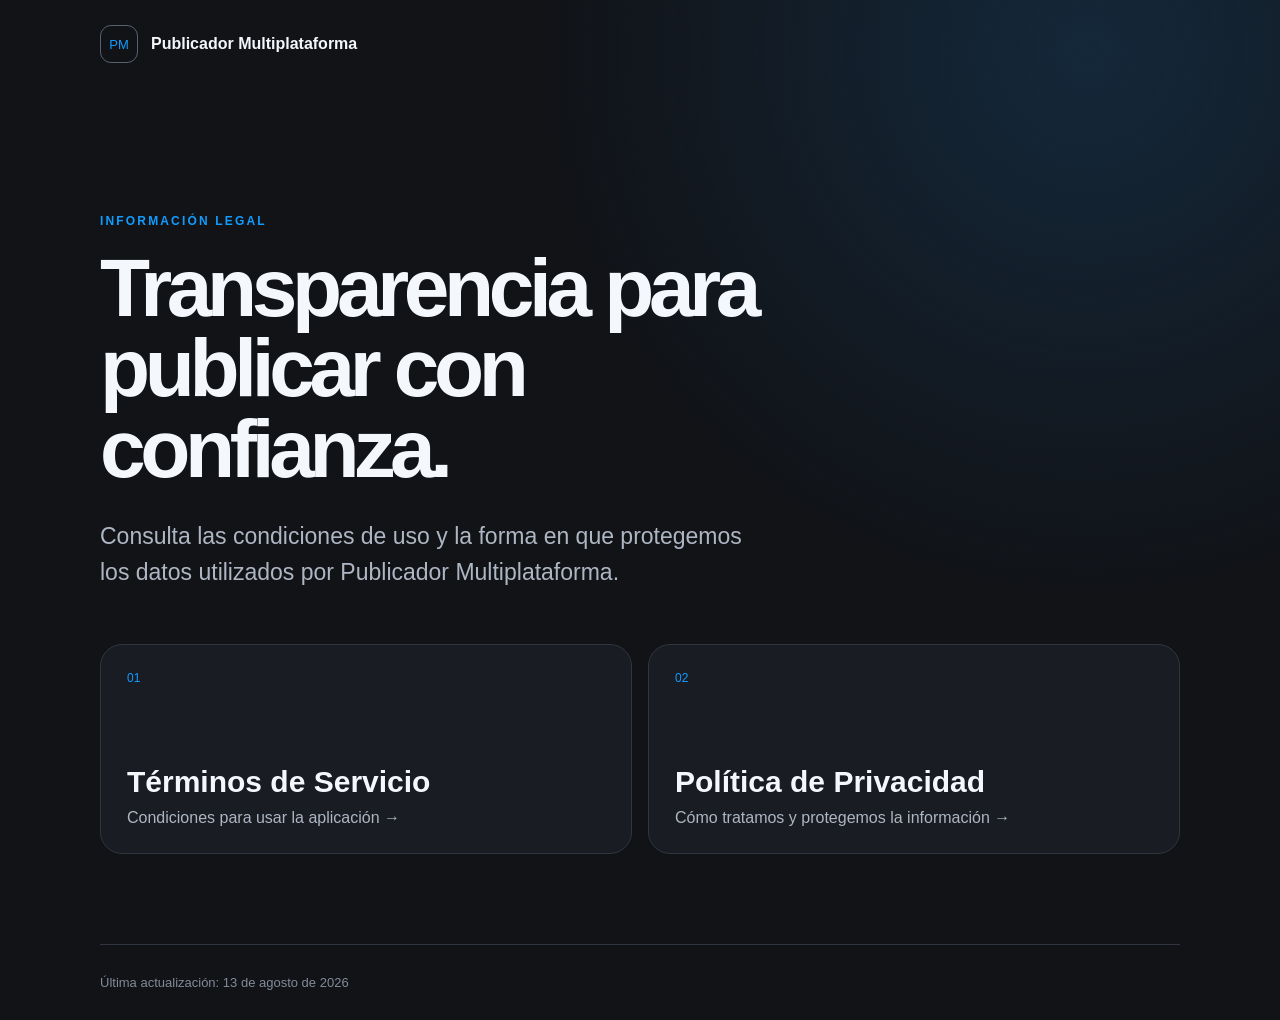
<file: index.html>
<!doctype html><html lang="es"><head><meta charset="utf-8"><meta name="viewport" content="width=device-width,initial-scale=1"><title>Publicador Multiplataforma | Información legal</title><meta name="description" content="Términos de Servicio y Política de Privacidad de Publicador Multiplataforma."><link rel="stylesheet" href="./styles.css"></head><body><main class="shell"><header class="brand"><span class="mark">PM</span><strong>Publicador Multiplataforma</strong></header><section class="hero"><p class="eyebrow">INFORMACIÓN LEGAL</p><h1>Transparencia para publicar con confianza.</h1><p class="lead">Consulta las condiciones de uso y la forma en que protegemos los datos utilizados por Publicador Multiplataforma.</p><nav class="cards"><a class="card" href="./terminos/"><span>01</span><strong>Términos de Servicio</strong><small>Condiciones para usar la aplicación →</small></a><a class="card" href="./privacidad/"><span>02</span><strong>Política de Privacidad</strong><small>Cómo tratamos y protegemos la información →</small></a></nav></section><footer>Última actualización: 13 de agosto de 2026</footer></main></body></html>
</file>
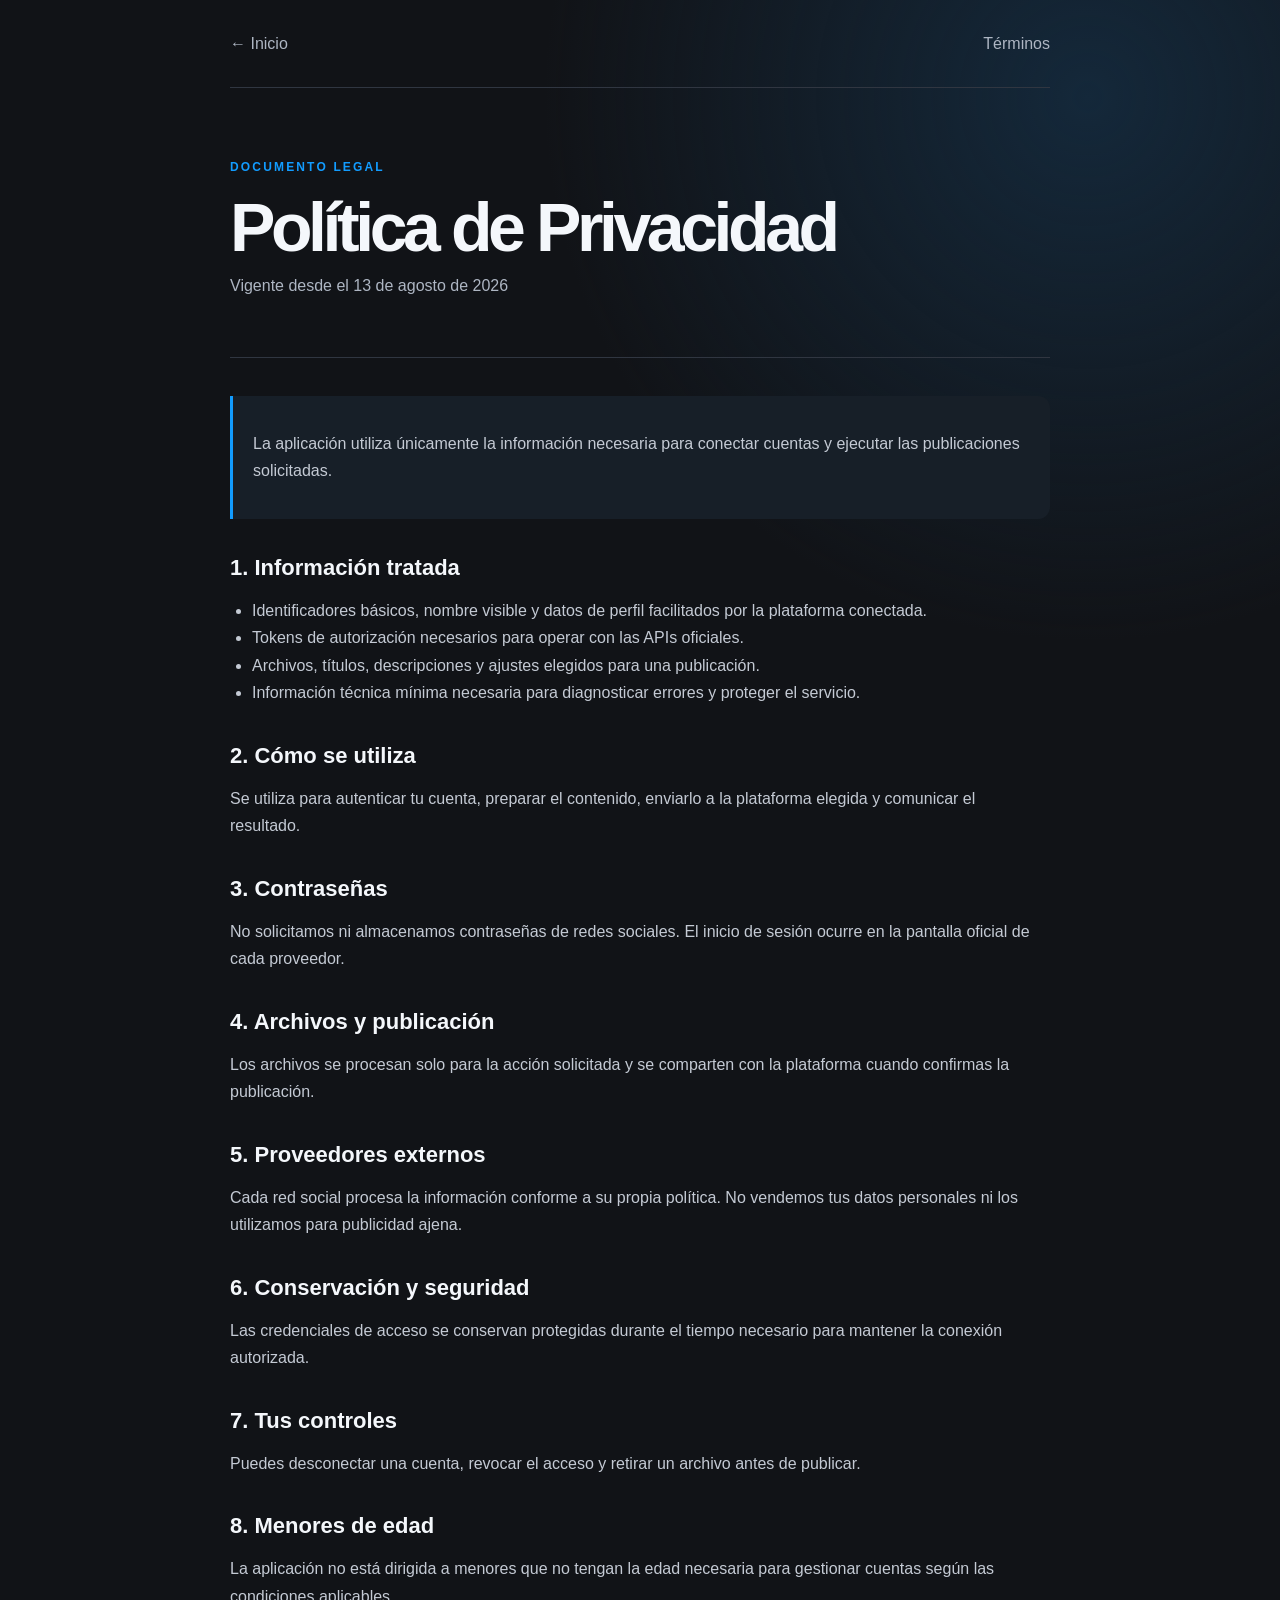
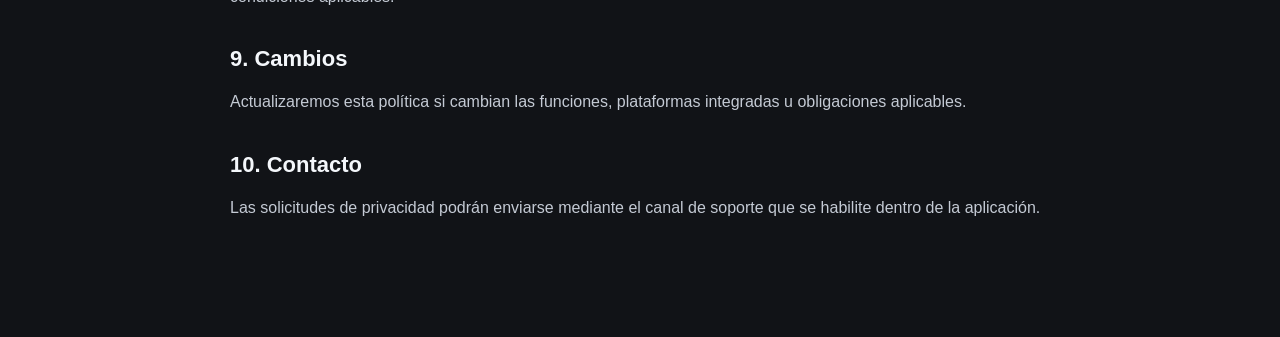
<file: privacidad/index.html>
<!doctype html><html lang="es"><head><meta charset="utf-8"><meta name="viewport" content="width=device-width,initial-scale=1"><title>Política de Privacidad | Publicador Multiplataforma</title><link rel="stylesheet" href="../styles.css"></head><body><main class="legal"><nav class="legal-nav"><a href="../">← Inicio</a><a href="../terminos/">Términos</a></nav><header class="legal-header"><p class="eyebrow">DOCUMENTO LEGAL</p><h1>Política de Privacidad</h1><p>Vigente desde el 13 de agosto de 2026</p></header><article class="legal-content"><section class="notice"><p>La aplicación utiliza únicamente la información necesaria para conectar cuentas y ejecutar las publicaciones solicitadas.</p></section><section><h2>1. Información tratada</h2><ul><li>Identificadores básicos, nombre visible y datos de perfil facilitados por la plataforma conectada.</li><li>Tokens de autorización necesarios para operar con las APIs oficiales.</li><li>Archivos, títulos, descripciones y ajustes elegidos para una publicación.</li><li>Información técnica mínima necesaria para diagnosticar errores y proteger el servicio.</li></ul></section><section><h2>2. Cómo se utiliza</h2><p>Se utiliza para autenticar tu cuenta, preparar el contenido, enviarlo a la plataforma elegida y comunicar el resultado.</p></section><section><h2>3. Contraseñas</h2><p>No solicitamos ni almacenamos contraseñas de redes sociales. El inicio de sesión ocurre en la pantalla oficial de cada proveedor.</p></section><section><h2>4. Archivos y publicación</h2><p>Los archivos se procesan solo para la acción solicitada y se comparten con la plataforma cuando confirmas la publicación.</p></section><section><h2>5. Proveedores externos</h2><p>Cada red social procesa la información conforme a su propia política. No vendemos tus datos personales ni los utilizamos para publicidad ajena.</p></section><section><h2>6. Conservación y seguridad</h2><p>Las credenciales de acceso se conservan protegidas durante el tiempo necesario para mantener la conexión autorizada.</p></section><section><h2>7. Tus controles</h2><p>Puedes desconectar una cuenta, revocar el acceso y retirar un archivo antes de publicar.</p></section><section><h2>8. Menores de edad</h2><p>La aplicación no está dirigida a menores que no tengan la edad necesaria para gestionar cuentas según las condiciones aplicables.</p></section><section><h2>9. Cambios</h2><p>Actualizaremos esta política si cambian las funciones, plataformas integradas u obligaciones aplicables.</p></section><section><h2>10. Contacto</h2><p>Las solicitudes de privacidad podrán enviarse mediante el canal de soporte que se habilite dentro de la aplicación.</p></section></article></main></body></html>
</file>
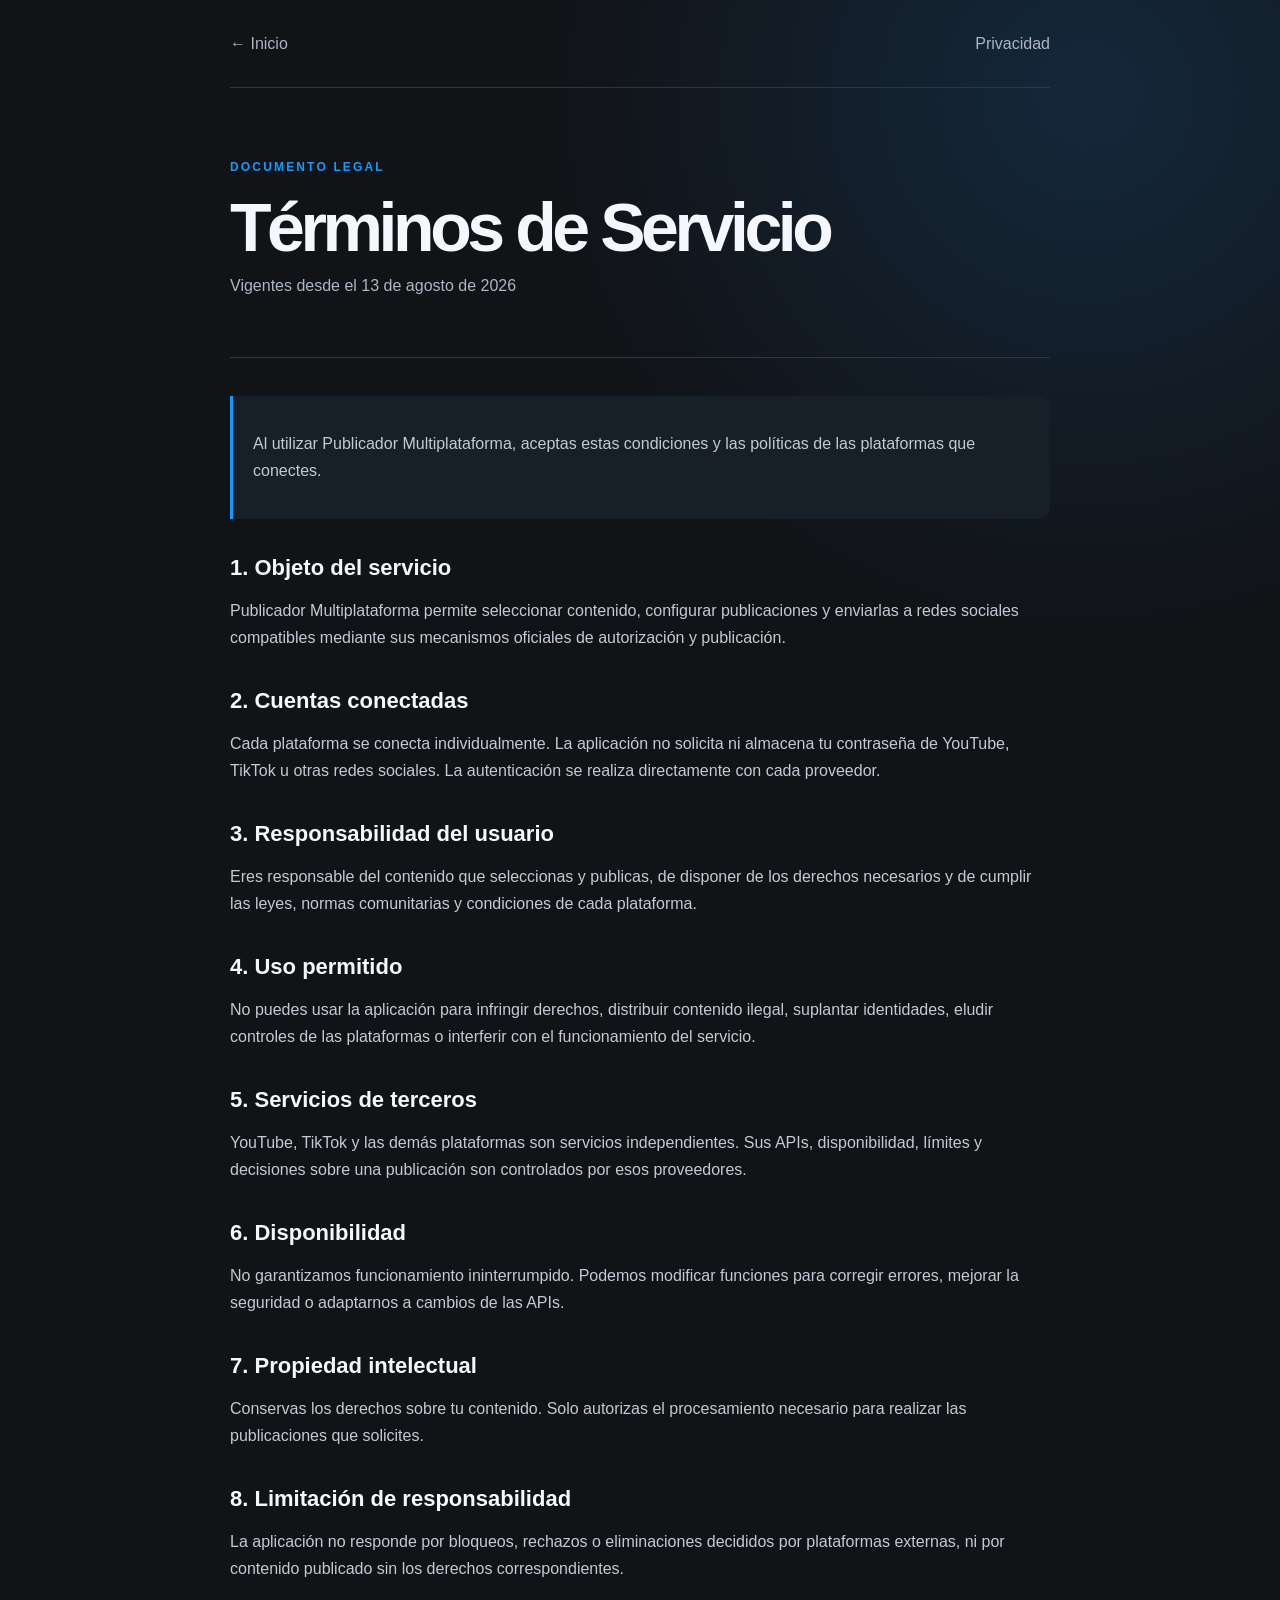
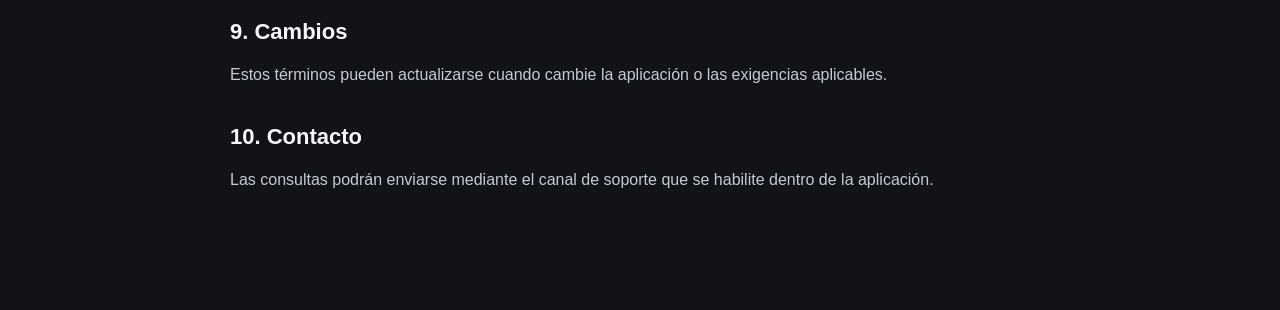
<file: terminos/index.html>
<!doctype html><html lang="es"><head><meta charset="utf-8"><meta name="viewport" content="width=device-width,initial-scale=1"><title>Términos de Servicio | Publicador Multiplataforma</title><link rel="stylesheet" href="../styles.css"></head><body><main class="legal"><nav class="legal-nav"><a href="../">← Inicio</a><a href="../privacidad/">Privacidad</a></nav><header class="legal-header"><p class="eyebrow">DOCUMENTO LEGAL</p><h1>Términos de Servicio</h1><p>Vigentes desde el 13 de agosto de 2026</p></header><article class="legal-content"><section class="notice"><p>Al utilizar Publicador Multiplataforma, aceptas estas condiciones y las políticas de las plataformas que conectes.</p></section><section><h2>1. Objeto del servicio</h2><p>Publicador Multiplataforma permite seleccionar contenido, configurar publicaciones y enviarlas a redes sociales compatibles mediante sus mecanismos oficiales de autorización y publicación.</p></section><section><h2>2. Cuentas conectadas</h2><p>Cada plataforma se conecta individualmente. La aplicación no solicita ni almacena tu contraseña de YouTube, TikTok u otras redes sociales. La autenticación se realiza directamente con cada proveedor.</p></section><section><h2>3. Responsabilidad del usuario</h2><p>Eres responsable del contenido que seleccionas y publicas, de disponer de los derechos necesarios y de cumplir las leyes, normas comunitarias y condiciones de cada plataforma.</p></section><section><h2>4. Uso permitido</h2><p>No puedes usar la aplicación para infringir derechos, distribuir contenido ilegal, suplantar identidades, eludir controles de las plataformas o interferir con el funcionamiento del servicio.</p></section><section><h2>5. Servicios de terceros</h2><p>YouTube, TikTok y las demás plataformas son servicios independientes. Sus APIs, disponibilidad, límites y decisiones sobre una publicación son controlados por esos proveedores.</p></section><section><h2>6. Disponibilidad</h2><p>No garantizamos funcionamiento ininterrumpido. Podemos modificar funciones para corregir errores, mejorar la seguridad o adaptarnos a cambios de las APIs.</p></section><section><h2>7. Propiedad intelectual</h2><p>Conservas los derechos sobre tu contenido. Solo autorizas el procesamiento necesario para realizar las publicaciones que solicites.</p></section><section><h2>8. Limitación de responsabilidad</h2><p>La aplicación no responde por bloqueos, rechazos o eliminaciones decididos por plataformas externas, ni por contenido publicado sin los derechos correspondientes.</p></section><section><h2>9. Cambios</h2><p>Estos términos pueden actualizarse cuando cambie la aplicación o las exigencias aplicables.</p></section><section><h2>10. Contacto</h2><p>Las consultas podrán enviarse mediante el canal de soporte que se habilite dentro de la aplicación.</p></section></article></main></body></html>
</file>
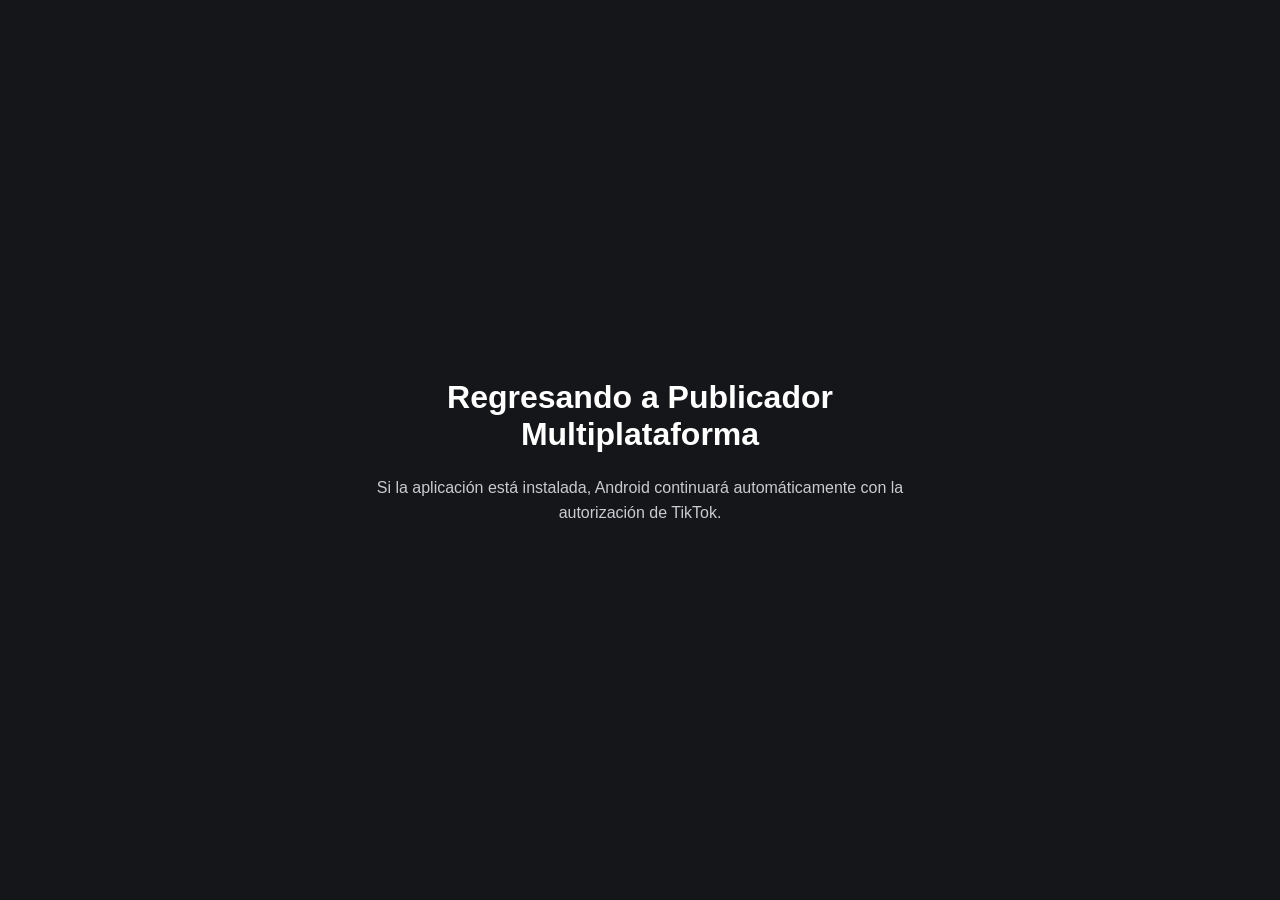
<file: auth/tiktok/index.html>
<!doctype html>
<html lang="es">
<head>
  <meta charset="utf-8">
  <meta name="viewport" content="width=device-width, initial-scale=1">
  <title>Autorización de TikTok | Publicador Multiplataforma</title>
  <style>
    body { margin: 0; min-height: 100vh; display: grid; place-items: center; background: #151619; color: #fff; font-family: Arial, sans-serif; }
    main { max-width: 34rem; padding: 2rem; text-align: center; }
    p { color: #c8cbd1; line-height: 1.6; }
  </style>
</head>
<body>
  <main>
    <h1>Regresando a Publicador Multiplataforma</h1>
    <p>Si la aplicación está instalada, Android continuará automáticamente con la autorización de TikTok.</p>
  </main>
</body>
</html>
</file>
<file: styles.css>
:root{color-scheme:dark;--bg:#111317;--panel:#191c22;--text:#f4f7fb;--muted:#aeb6c3;--line:#303641;--blue:#129cff}*{box-sizing:border-box}html{background:var(--bg)}body{margin:0;background:radial-gradient(circle at 85% 5%,#14283a 0,transparent 34rem),var(--bg);color:var(--text);font-family:Arial,sans-serif}a{color:inherit}.shell{width:min(1080px,calc(100% - 40px));min-height:100vh;margin:auto;display:flex;flex-direction:column}.brand{height:88px;display:flex;align-items:center;gap:13px}.mark{width:38px;height:38px;display:grid;place-items:center;border:1px solid #566171;border-radius:11px;color:var(--blue);font-size:13px}.hero{padding:clamp(72px,14vh,150px) 0 90px}.eyebrow{margin:0 0 20px;color:var(--blue);font-size:12px;font-weight:750;letter-spacing:.18em}h1{max-width:760px;margin:0;font-size:clamp(44px,7vw,82px);line-height:.98;letter-spacing:-.065em}.lead{max-width:670px;margin:30px 0 54px;color:var(--muted);font-size:clamp(18px,2.2vw,23px);line-height:1.55}.cards{display:grid;grid-template-columns:repeat(2,1fr);gap:16px}.card{min-height:210px;padding:26px;border:1px solid var(--line);border-radius:22px;background:var(--panel);text-decoration:none;display:flex;flex-direction:column}.card>span{color:var(--blue);font-size:12px}.card strong{margin:auto 0 10px;font-size:clamp(22px,3vw,30px)}.card small{color:var(--muted);font-size:16px}footer{margin-top:auto;padding:30px 0;border-top:1px solid var(--line);color:#828b99;font-size:13px}.legal{width:min(820px,calc(100% - 40px));margin:auto;padding-bottom:80px}.legal-nav{height:88px;display:flex;align-items:center;justify-content:space-between;border-bottom:1px solid var(--line)}.legal-nav a{text-decoration:none;color:var(--muted)}.legal-header{padding:72px 0 46px;border-bottom:1px solid var(--line)}.legal-header h1{font-size:clamp(40px,7vw,68px)}.legal-header>p:last-child{color:var(--muted)}.legal-content{padding-top:38px}.legal-content section{margin:0 0 36px}.legal-content h2{margin:0 0 12px;font-size:22px}.legal-content p,.legal-content li{color:#c4cad4;line-height:1.72}.legal-content ul{padding-left:22px}.notice{padding:18px 20px;border-left:3px solid var(--blue);background:#171f28;border-radius:0 12px 12px 0}@media(max-width:680px){.shell,.legal{width:min(100% - 28px,1080px)}.cards{grid-template-columns:1fr}.hero{padding-top:62px}.card{min-height:175px}}
</file>
